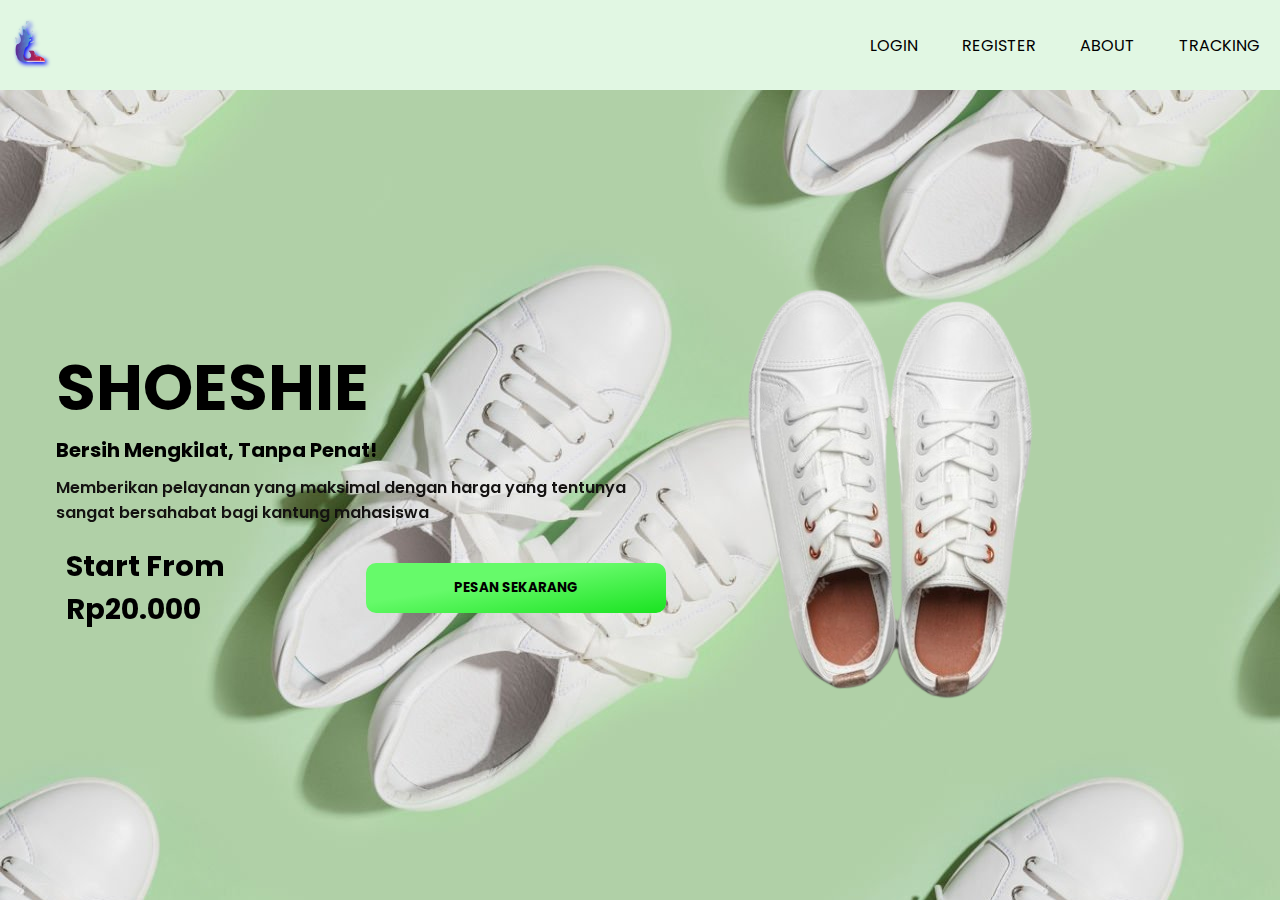
<file: index.html>
<!DOCTYPE html>
<html lang="en">
  <head>
    <meta charset="UTF-8" />
    <meta name="viewport" content="width=device-width, initial-scale=1.0" />
    <link
      rel="stylesheet"
      href="https://cdnjs.cloudflare.com/ajax/libs/font-awesome/6.5.1/css/all.min.css"
    />
    <link rel="stylesheet" href="https://unpkg.com/aos@next/dist/aos.css" />
    <link rel="stylesheet" href="style.css" />
    <title>Shoes Store</title>
  </head>
  <body>
    <nav>
      <div class="container">
        <div class="logo">
          <img src="web-logo.png" alt="" />
        </div>
        <div class="links">
          <a href="login.html">LOGIN</a>
          <a href="login.html">REGISTER</a>
          <a href="about.html">ABOUT</a>
          <a href="tracker.html">TRACKING</a>
        </div>
      </div>
    </nav>
    <section>
      <div class="content">
        <div class="main-content">
          <h1 data-aos="fade-right" data-aos-duration="2000">SHOESHIE</h1>
          <!-- <h2 data-aos="fade-left" data-aos-duration="2000" data-aos-delay="200">Air Max Plus</h2> -->
          <h4
            data-aos="fade-right"
            data-aos-duration="2000"
            data-aos-delay="400"
          >
            Bersih Mengkilat, Tanpa Penat!
          </h4>
          <p data-aos="flip-down" data-aos-duration="2000" data-aos-delay="600">
            Memberikan pelayanan yang maksimal dengan harga yang tentunya sangat
            bersahabat bagi kantung mahasiswa
          </p>
          <div class="order">
            <h3
              data-aos="zoom-in-right"
              data-aos-duration="2000"
              data-aos-delay="800"
            >
              Start From Rp20.000
            </h3>
            <button
              class="tombol"
              onclick="window.location.href='login.html'"
              data-aos="zoom-in-left"
              data-aos-duration="2000"
              data-aos-delay="800"
            >
              PESAN SEKARANG
            </button>
          </div>
        </div>
        <div class="image">
          <img src="after.png" data-aos="zoom-in" data-aos-duration="2000" />
        </div>
        <!-- <div class="image-after">
          <img src="after.png" data-aos="zoom-in" data-aos-duration="2000" />
        </div> -->
      </div>
    </section>
    <script src="https://unpkg.com/aos@next/dist/aos.js"></script>
    <script>
      AOS.init({
        offset: 1,
      });
    </script>
  </body>
</html>
</file>
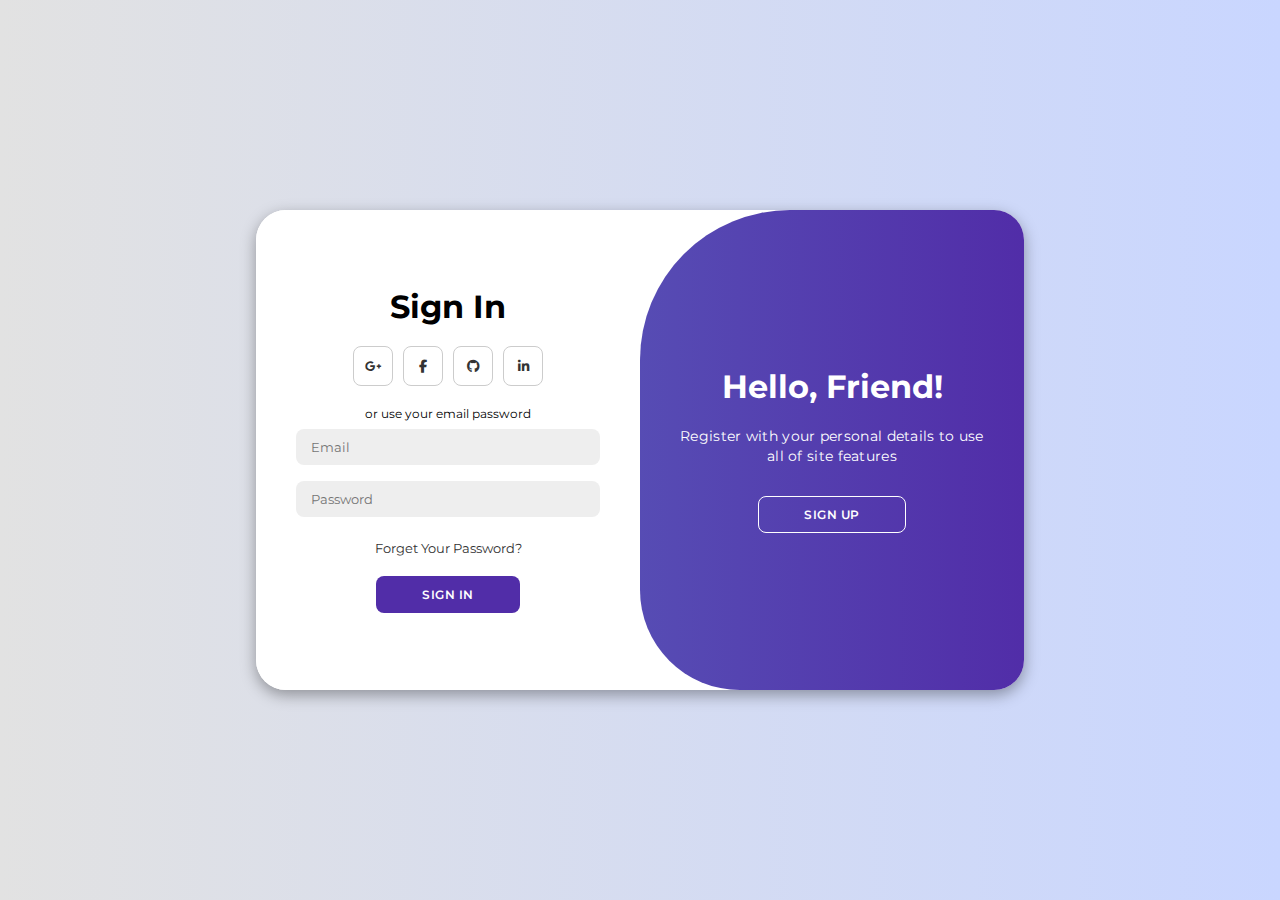
<file: p/index.html>
<!DOCTYPE html>
<html lang="en">

<head>
    <meta charset="UTF-8">
    <meta name="viewport" content="width=device-width, initial-scale=1.0">
    <link rel="stylesheet" href="https://cdnjs.cloudflare.com/ajax/libs/font-awesome/6.4.2/css/all.min.css">
    <link rel="stylesheet" href="style.css">
    <title>Modern Login Page | AsmrProg</title>
</head>

<body>

    <div class="container" id="container">
        <div class="form-container sign-up">
            <form>
                <h1>Create Account</h1>
                <div class="social-icons">
                    <a href="#" class="icon"><i class="fa-brands fa-google-plus-g"></i></a>
                    <a href="#" class="icon"><i class="fa-brands fa-facebook-f"></i></a>
                    <a href="#" class="icon"><i class="fa-brands fa-github"></i></a>
                    <a href="#" class="icon"><i class="fa-brands fa-linkedin-in"></i></a>
                </div>
                <span>or use your email for registeration</span>
                <input type="text" placeholder="Name">
                <input type="email" placeholder="Email">
                <input type="password" placeholder="Password">
                <button>Sign Up</button>
            </form>
        </div>
        <div class="form-container sign-in">
            <form>
                <h1>Sign In</h1>
                <div class="social-icons">
                    <a href="#" class="icon"><i class="fa-brands fa-google-plus-g"></i></a>
                    <a href="#" class="icon"><i class="fa-brands fa-facebook-f"></i></a>
                    <a href="#" class="icon"><i class="fa-brands fa-github"></i></a>
                    <a href="#" class="icon"><i class="fa-brands fa-linkedin-in"></i></a>
                </div>
                <span>or use your email password</span>
                <input type="email" placeholder="Email">
                <input type="password" placeholder="Password">
                <a href="#">Forget Your Password?</a>
                <button>Sign In</button>
            </form>
        </div>
        <div class="toggle-container">
            <div class="toggle">
                <div class="toggle-panel toggle-left">
                    <h1>Welcome Back!</h1>
                    <p>Enter your personal details to use all of site features</p>
                    <button class="hidden" id="login">Sign In</button>
                </div>
                <div class="toggle-panel toggle-right">
                    <h1>Hello, Friend!</h1>
                    <p>Register with your personal details to use all of site features</p>
                    <button class="hidden" id="register">Sign Up</button>
                </div>
            </div>
        </div>
    </div>

    <script src="script.js"></script>
</body>

</html>
</file>
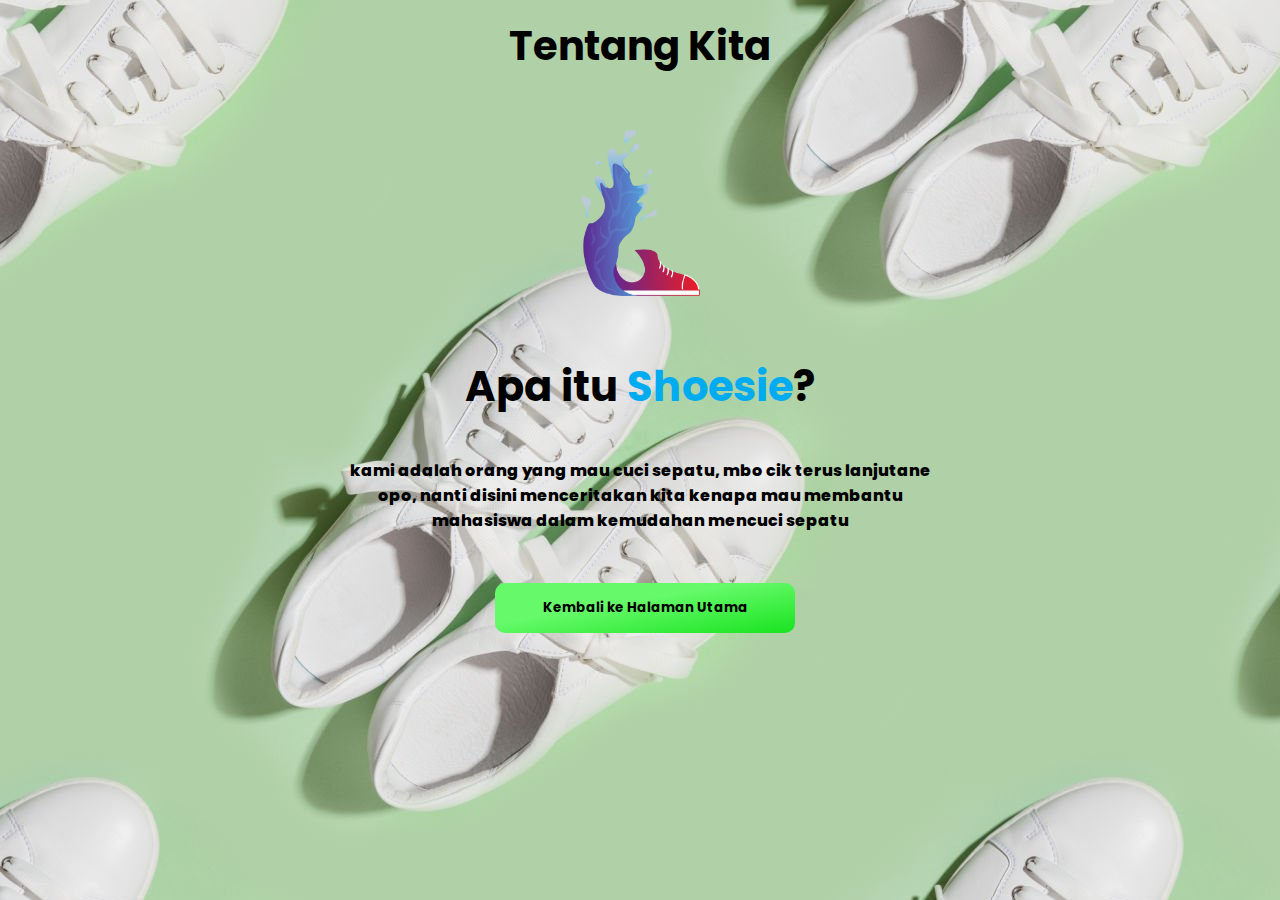
<file: about.html>
<!DOCTYPE html>
<html lang="en">
  <head>
    <meta charset="UTF-8" />
    <meta name="viewport" content="width=device-width, initial-scale=1.0" />
    <title>about</title>
    <link rel="stylesheet" href="about.css" />
  </head>
  <body>
    <!-- about section -->
    <section class="about" id="about">
      <h2 class="heading">Tentang Kita</h2>
      <div class="about-img">
        <img src="web-logo.png" alt="gambar" />
      </div>
      <div class="about-content">
        <h3>Apa itu <span>Shoesie</span>?</h3>
        <p class="paragraf">
          kami adalah orang yang mau cuci sepatu, mbo cik terus lanjutane opo,
          nanti disini menceritakan kita kenapa mau membantu mahasiswa dalam
          kemudahan mencuci sepatu
        </p>
        <div class="btn-box btns">
          <button
            onclick="window.location.href='index.html'"
            class="tombol-kembali"
          >
            Kembali ke Halaman Utama
          </button>
        </div>
      </div>
    </section>
  </body>
</html>
</file>
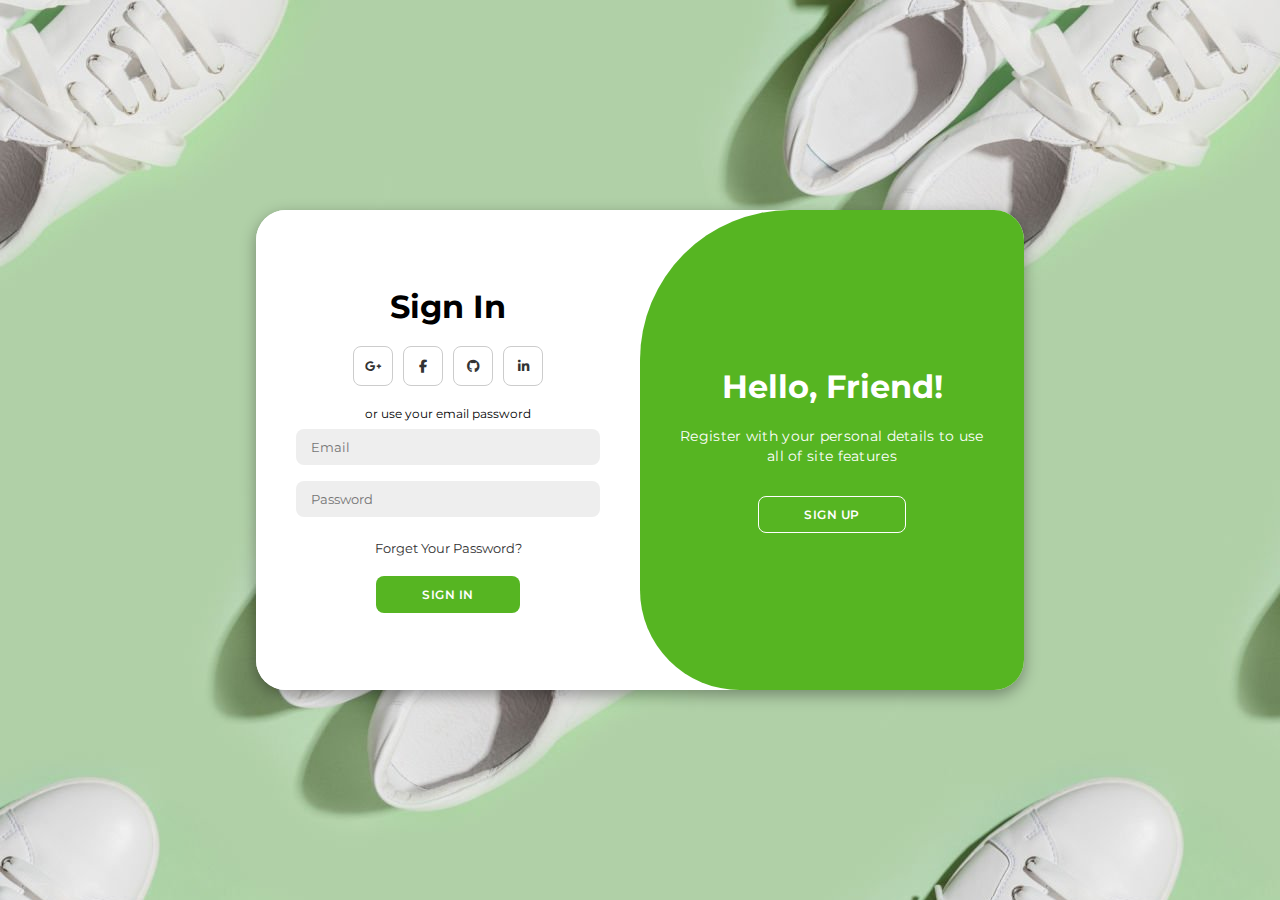
<file: login.html>
<!DOCTYPE html>
<html lang="en">
  <head>
    <meta charset="UTF-8" />
    <meta name="viewport" content="width=device-width, initial-scale=1.0" />
    <link
      rel="stylesheet"
      href="https://cdnjs.cloudflare.com/ajax/libs/font-awesome/6.4.2/css/all.min.css"
    />
    <link rel="stylesheet" href="login.css" />
    <title>Modern Login Page | AsmrProg</title>
  </head>

  <body>
    <div class="container" id="container">
      <div class="form-container sign-up">
        <form>
          <h1>Create Account</h1>
          <div class="social-icons">
            <a href="#" class="icon"
              ><i class="fa-brands fa-google-plus-g"></i
            ></a>
            <a href="#" class="icon"><i class="fa-brands fa-facebook-f"></i></a>
            <a href="#" class="icon"><i class="fa-brands fa-github"></i></a>
            <a href="#" class="icon"
              ><i class="fa-brands fa-linkedin-in"></i
            ></a>
          </div>
          <span>or use your email for registeration</span>
          <input type="text" placeholder="Name" />
          <input type="email" placeholder="Email" />
          <input type="password" placeholder="Password" />
          <button>Sign Up</button>
        </form>
      </div>
      <div class="form-container sign-in">
        <form>
          <h1>Sign In</h1>
          <div class="social-icons">
            <a href="#" class="icon"
              ><i class="fa-brands fa-google-plus-g"></i
            ></a>
            <a href="#" class="icon"><i class="fa-brands fa-facebook-f"></i></a>
            <a href="#" class="icon"><i class="fa-brands fa-github"></i></a>
            <a href="#" class="icon"
              ><i class="fa-brands fa-linkedin-in"></i
            ></a>
          </div>
          <span>or use your email password</span>
          <input type="email" placeholder="Email" />
          <input type="password" placeholder="Password" />
          <a href="#">Forget Your Password?</a>
          <button id="tombol-signin">Sign In</button>
        </form>
      </div>
      <div class="toggle-container">
        <div class="toggle">
          <div class="toggle-panel toggle-left">
            <h1>Welcome Back!</h1>
            <p>Enter your personal details to use all of site features</p>
            <button class="hidden" id="login">Sign In</button>
          </div>
          <div class="toggle-panel toggle-right">
            <h1>Hello, Friend!</h1>
            <p>
              Register with your personal details to use all of site features
            </p>
            <button class="hidden" id="register">Sign Up</button>
          </div>
        </div>
      </div>
    </div>

    <script src="login.js"></script>
  </body>
</html>
</file>
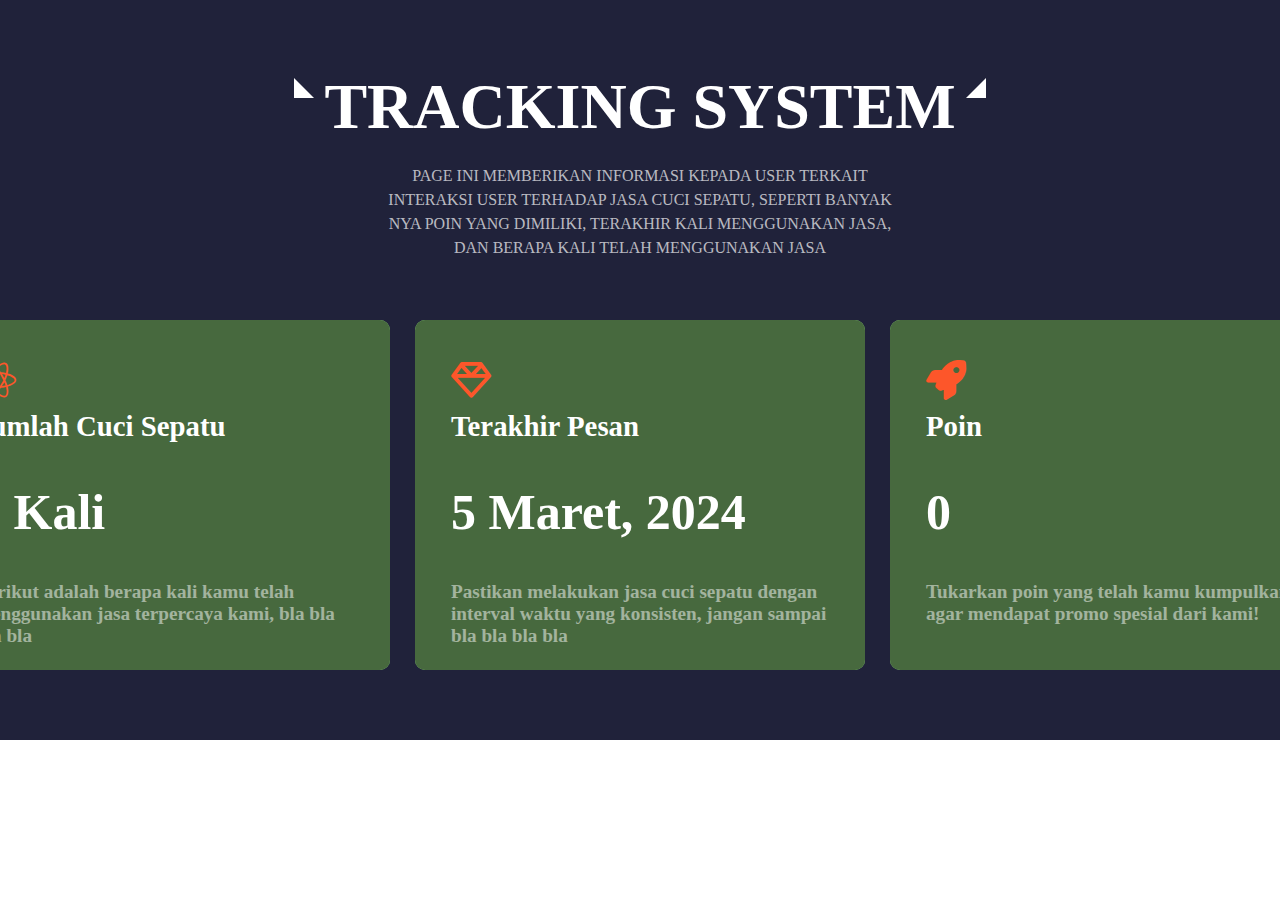
<file: tracker.html>
<!DOCTYPE html>
<html lang="en">
  <head>
    <meta charset="UTF-8" />
    <meta name="viewport" content="width=device-width, initial-scale=1.0" />
    <title>Document</title>
    <link rel="stylesheet" href="tracker.css" />
    <link
      rel="stylesheet"
      href="https://cdnjs.cloudflare.com/ajax/libs/font-awesome/6.5.1/css/all.min.css"
    />
  </head>
  <body>
    <div class="container">
      <div id="service-section">
        <h2>TRACKING SYSTEM</h2>
        <p id="paragraph">
          Page ini memberikan informasi kepada user terkait interaksi user
          terhadap jasa cuci sepatu, seperti banyak nya poin yang dimiliki,
          terakhir kali menggunakan jasa, dan berapa kali telah menggunakan jasa
        </p>
        <div class="cards">
          <div class="card">
            <i class="fa-brands fa-react"></i>
            <div class="content">
              <h3>Jumlah Cuci Sepatu</h3>
              <h1>0 Kali</h1>
              <p>
                Berikut adalah berapa kali kamu telah menggunakan jasa
                terpercaya kami, bla bla bla bla
              </p>
            </div>
          </div>
          <div class="card">
            <i class="fa-regular fa-gem"></i>
            <div class="content">
              <h3>Terakhir Pesan</h3>
              <h1>5 Maret, 2024</h1>
              <p>
                Pastikan melakukan jasa cuci sepatu dengan interval waktu yang
                konsisten, jangan sampai bla bla bla bla
              </p>
            </div>
          </div>
          <div class="card">
            <i class="fa-solid fa-rocket"></i>
            <div class="content">
              <h3>Poin</h3>
              <h1>0</h1>
              <p>
                Tukarkan poin yang telah kamu kumpulkan agar mendapat promo
                spesial dari kami!
              </p>
            </div>
          </div>
        </div>
      </div>
    </div>
  </body>
</html>
</file>
<file: style.css>
@import url('https://fonts.googleapis.com/css2?family=Poppins:wght@100;200;300;400;500;600&display=swap');
*{
    padding: 0;
    margin: 0;
    font-family: 'Poppins', sans-serif;
    box-sizing: border-box;
}

body{
    width: 100%;
    height: 100vh;
    overflow: hidden;
    background-image: url(test.jpg);
    background-repeat:no-repeat;
}

nav{
    width: 100%;
    height: 10vh;
    background-color: #e1f7e3;
}

.container{
    width: 100%;
    height: 100%;
    display: flex;
    justify-content: space-between;
    align-items:center;
}

.container .logo img{
    align-items: center;
    margin-left: 15px;
    width: 30px;
    filter: drop-shadow(2px 2px 2px blue);
}

.container .links a{
    color: black;
    text-decoration: none;
    cursor: pointer;
    position: relative;
    margin: 0 20px;
    transition: 0.3s linear;
}

.links a::before{
    content: "";
    position: absolute;
    left: 0;
    bottom: -4px;
    width: 0;
    background-color: #f74f10;
    height: 3.5px;
    transition: 0.3s linear;
}

.links a:hover::before,
.links a:hover{
    color: #f74f10;
    width: 100%;
}

.container .search i{
    color: black;
    cursor: pointer;
    font-size: 1.3rem;
    margin-right: 20px;
}

/* Section Starts */

section{
    width: 100%;
    height: 90vh;
}

section .content{
    display: flex;
    width: 100%;
    height: 100%;
    justify-content: space-around;
    align-items: center;
}

.content .main-content{
    color: black;
    max-width: 600px;
    width: 100%;
    margin: 0 auto;
}

.main-content h1{
    font-size: clamp(2rem, 1rem + 5vw, 4rem);
}

.main-content h2{
    color: #f74f10;
    font-size: 50px;
    /* font-size: clamp(2rem, 1rem + 5vw, 3.5rem); */
}


.main-content h4{
    font-size: 20px;
}
.main-content p{
    margin-top: 10px;
    color: #141211;
    font-weight: 600;
}

.main-content .order{
    display: flex;
    margin: 20px 10px;
    width: 100%;
    justify-content: space-around;
    min-height: 7vh;
}

.main-content .tombol {
    height: 50px;
    align-items: center;
}

.tombol-link {
    color: black;
}
.order {
    align-items: center;
}
.order h3{
    font-size: 1.8rem;
}

.order button{
    min-width: 50%;
    margin-left: 10px;
    border: none;
    outline: none;
    border-radius: 10px;
    background: linear-gradient(to bottom right, #66fa6a 40%, #19e320) ;
    color: black;
    font-weight: 700;
    padding: 0 2px;
    font-size: clamp(0.6rem, 1rem 5vw, 3rem);
    transition: 0.1s linear;
}

.order button:hover{
    box-shadow:  0 0 30px #4efc54;
    background: linear-gradient(to bottom right, #4efc54 ,  #87ff8b 40%) ;
}

.content .image img::before{
    margin-top: 50px;
    max-width: 250px;
    width: 80%;
    margin-right: 100px;
    transform: rotate(40deg) translateX(900px);
    filter: drop-shadow(-10px -10px 200px #f74f10);
    background-image: url(before.png);
    transition: opacity 0.3s ease;
}


.content .image img:hover::before {
    opacity: 0;
    margin-top: 50px;
    max-width: 250px;
    width: 80%;
    margin-right: 100px;
    opacity: 0; 
}




@media (max-width:800px){
    .content{
        display: flex;
        width: 100%;
        flex-direction: column-reverse;
    }

    .main-content{
        margin: 0 10px;
    }
}

@media (min-width:884px){
    .content .image img{
        min-width: 300px;
        margin-right: 200px;
    }
}

@media (max-width:440px){
    .links{
        display: none;
    }

    .content .image img{
        width: 100%;
        margin-right: none;
    }
}
</file>
<file: p/style.css>
@import url('https://fonts.googleapis.com/css2?family=Montserrat:wght@300;400;500;600;700&display=swap');

*{
    margin: 0;
    padding: 0;
    box-sizing: border-box;
    font-family: 'Montserrat', sans-serif;
}

body{
    background-color: #c9d6ff;
    background: linear-gradient(to right, #e2e2e2, #c9d6ff);
    display: flex;
    align-items: center;
    justify-content: center;
    flex-direction: column;
    height: 100vh;
}

.container{
    background-color: #fff;
    border-radius: 30px;
    box-shadow: 0 5px 15px rgba(0, 0, 0, 0.35);
    position: relative;
    overflow: hidden;
    width: 768px;
    max-width: 100%;
    min-height: 480px;
}

.container p{
    font-size: 14px;
    line-height: 20px;
    letter-spacing: 0.3px;
    margin: 20px 0;
}

.container span{
    font-size: 12px;
}

.container a{
    color: #333;
    font-size: 13px;
    text-decoration: none;
    margin: 15px 0 10px;
}

.container button{
    background-color: #512da8;
    color: #fff;
    font-size: 12px;
    padding: 10px 45px;
    border: 1px solid transparent;
    border-radius: 8px;
    font-weight: 600;
    letter-spacing: 0.5px;
    text-transform: uppercase;
    margin-top: 10px;
    cursor: pointer;
}

.container button.hidden{
    background-color: transparent;
    border-color: #fff;
}

.container form{
    background-color: #fff;
    display: flex;
    align-items: center;
    justify-content: center;
    flex-direction: column;
    padding: 0 40px;
    height: 100%;
}

.container input{
    background-color: #eee;
    border: none;
    margin: 8px 0;
    padding: 10px 15px;
    font-size: 13px;
    border-radius: 8px;
    width: 100%;
    outline: none;
}

.form-container{
    position: absolute;
    top: 0;
    height: 100%;
    transition: all 0.6s ease-in-out;
}

.sign-in{
    left: 0;
    width: 50%;
    z-index: 2;
}

.container.active .sign-in{
    transform: translateX(100%);
}

.sign-up{
    left: 0;
    width: 50%;
    opacity: 0;
    z-index: 1;
}

.container.active .sign-up{
    transform: translateX(100%);
    opacity: 1;
    z-index: 5;
    animation: move 0.6s;
}

@keyframes move{
    0%, 49.99%{
        opacity: 0;
        z-index: 1;
    }
    50%, 100%{
        opacity: 1;
        z-index: 5;
    }
}

.social-icons{
    margin: 20px 0;
}

.social-icons a{
    border: 1px solid #ccc;
    border-radius: 20%;
    display: inline-flex;
    justify-content: center;
    align-items: center;
    margin: 0 3px;
    width: 40px;
    height: 40px;
}

.toggle-container{
    position: absolute;
    top: 0;
    left: 50%;
    width: 50%;
    height: 100%;
    overflow: hidden;
    transition: all 0.6s ease-in-out;
    border-radius: 150px 0 0 100px;
    z-index: 1000;
}

.container.active .toggle-container{
    transform: translateX(-100%);
    border-radius: 0 150px 100px 0;
}

.toggle{
    background-color: #512da8;
    height: 100%;
    background: linear-gradient(to right, #5c6bc0, #512da8);
    color: #fff;
    position: relative;
    left: -100%;
    height: 100%;
    width: 200%;
    transform: translateX(0);
    transition: all 0.6s ease-in-out;
}

.container.active .toggle{
    transform: translateX(50%);
}

.toggle-panel{
    position: absolute;
    width: 50%;
    height: 100%;
    display: flex;
    align-items: center;
    justify-content: center;
    flex-direction: column;
    padding: 0 30px;
    text-align: center;
    top: 0;
    transform: translateX(0);
    transition: all 0.6s ease-in-out;
}

.toggle-left{
    transform: translateX(-200%);
}

.container.active .toggle-left{
    transform: translateX(0);
}

.toggle-right{
    right: 0;
    transform: translateX(0);
}

.container.active .toggle-right{
    transform: translateX(200%);
}
</file>
<file: about.css>
@import url('https://fonts.googleapis.com/css2?family=Poppins:wght@300;400;500;600;700;800;900&display=swap');


* {
    margin: 0;
    padding: 0;
    box-sizing: border-box;
    font-family: 'Poppins', sans-serif;
}


body {
    color: black;
    font-weight: 800;
    overflow: hidden;
    background-image: url(test.jpg);
}



.about {
    display: flex;
    justify-content: center;
    align-items: center;
    flex-direction: column;
    gap: 2rem;
    padding-bottom: 10px;
}


.heading {
    font-size: 2.5rem;
    margin-bottom: 0;
    margin-top: 1rem;
    text-align: center;
}


span {
    color: #00abf0;
}

.about-img {
    position: relative;
    width: 170px;
    height: 210px;
    display: flex;
    justify-content: center;
    align-items: center;
    margin-bottom: 5px;
    border-radius: 20%;

    
}


.about-img img {
    width: 70%;
    /* border: .2rem solid #00abf0; */

}

.paragraf {
    margin-top: 40px;
    width: 600px;
    margin-bottom: 50px;
}

.about-img .circle-spin {
    position: absolute;
    top: 50%;
    left: 50%;
    transform: translate(-50%, -50%) rotate(0);
    width: 100%;
    height: 100%;
    border-radius: 50%;
    border-top: .2rem solid #112e42;
    border-bottom: .2rem solid #112e42;
    border-left: .2rem solid #00abf0;
    border-right : .2rem solid #00abf0;
}


.about-content {
    text-align: center;

}

.about-content h3 {
    font-size: 2.6rem;

}





.tombol-kembali {
    width: 50%;
    height: 50px;
    margin-left: 10px;
    border: none;
    outline: none;
    border-radius: 10px;
    background: linear-gradient(to bottom right, #66fa6a 40%, #19e320) ;
    color: black;
    font-weight: 700;
    padding: 0 2px;
    font-size: clamp(0.6rem, 1rem 5vw, 3rem);
    transition: 0.1s linear;
}

.btn-box.btns a::before {
    background: #112e42;
}
</file>
<file: login.css>
@import url('https://fonts.googleapis.com/css2?family=Montserrat:wght@300;400;500;600;700&display=swap');

*{
    margin: 0;
    padding: 0;
    box-sizing: border-box;
    font-family: 'Montserrat', sans-serif;
}

body{
    background-image: url(test.jpg);
    /* background: linear-gradient(to right, #e2e2e2, #c9d6ff); */
    display: flex;
    align-items: center;
    justify-content: center;
    flex-direction: column;
    height: 100vh;
}

.container{
    background-color: #fff;
    border-radius: 30px;
    box-shadow: 0 5px 15px rgba(0, 0, 0, 0.35);
    position: relative;
    overflow: hidden;
    width: 768px;
    max-width: 100%;
    min-height: 480px;
}

.container p{
    font-size: 14px;
    line-height: 20px;
    letter-spacing: 0.3px;
    margin: 20px 0;
}

.container span{
    font-size: 12px;
}

.container a{
    color: #333;
    font-size: 13px;
    text-decoration: none;
    margin: 15px 0 10px;
}

.container button{
    background-color: #56b522;
    color: #fff;
    font-size: 12px;
    padding: 10px 45px;
    border: 1px solid transparent;
    border-radius: 8px;
    font-weight: 600;
    letter-spacing: 0.5px;
    text-transform: uppercase;
    margin-top: 10px;
    cursor: pointer;
}


.container button.hidden{
    background-color: transparent;
    border-color: #fff;
}

.container form{
    background-color: #fff;
    display: flex;
    align-items: center;
    justify-content: center;
    flex-direction: column;
    padding: 0 40px;
    height: 100%;
}

.container input{
    background-color: #eee;
    border: none;
    margin: 8px 0;
    padding: 10px 15px;
    font-size: 13px;
    border-radius: 8px;
    width: 100%;
    outline: none;
}

.form-container{
    position: absolute;
    top: 0;
    height: 100%;
    transition: all 0.6s ease-in-out;
}

.sign-in{
    left: 0;
    width: 50%;
    z-index: 2;
}



.container.active .sign-in{
    transform: translateX(100%);
}

.sign-up{
    left: 0;
    width: 50%;
    opacity: 0;
    z-index: 1;
}

.container.active .sign-up{
    transform: translateX(100%);
    opacity: 1;
    z-index: 5;
    animation: move 0.6s;
}

@keyframes move{
    0%, 49.99%{
        opacity: 0;
        z-index: 1;
    }
    50%, 100%{
        opacity: 1;
        z-index: 5;
    }
}

.social-icons{
    margin: 20px 0;
}

.social-icons a{
    border: 1px solid #ccc;
    border-radius: 20%;
    display: inline-flex;
    justify-content: center;
    align-items: center;
    margin: 0 3px;
    width: 40px;
    height: 40px;
}

.toggle-container{
    position: absolute;
    top: 0;
    left: 50%;
    width: 50%;
    height: 100%;
    overflow: hidden;
    transition: all 0.6s ease-in-out;
    border-radius: 150px 0 0 100px;
    z-index: 1000;
}

.container.active .toggle-container{
    transform: translateX(-100%);
    border-radius: 0 150px 100px 0;
}

.toggle{
    background-color: #56b522;
    height: 100%;
    background: linear-gradient(to right, #56b522, #56b522);
    color: #fff;
    position: relative;
    left: -100%;
    height: 100%;
    width: 200%;
    transform: translateX(0);
    transition: all 0.6s ease-in-out;
}

.container.active .toggle{
    transform: translateX(50%);
}

.toggle-panel{
    position: absolute;
    width: 50%;
    height: 100%;
    display: flex;
    align-items: center;
    justify-content: center;
    flex-direction: column;
    padding: 0 30px;
    text-align: center;
    top: 0;
    transform: translateX(0);
    transition: all 0.6s ease-in-out;
}

.toggle-left{
    transform: translateX(-200%);
}

.container.active .toggle-left{
    transform: translateX(0);
}

.toggle-right{
    right: 0;
    transform: translateX(0);
}

.container.active .toggle-right{
    transform: translateX(200%);
}
</file>
<file: tracker.css>
*{
    margin: 0;
    padding: 0;
    box-sizing: border-box;
    font-family: 'poppins';
}


:root{
    --primary-color: #fd562a;
    --secondary-color: rgba(255,255,255,.4);


}

#service-section{
    min-height: 740px;
    width: 100%;
    background: #20223a;
    display: flex;
    align-items: center;
    justify-content: center;
    flex-direction: column;
}


#service-section h2{
    color: white;
    font-size: 4rem;
    margin-bottom: 20px;
    position: relative;
}

#service-section h2::after {
    position: absolute;
    content: " ";
    top: 8px;
    left: -30px;
    height: 0;
    width: 0;
    border-top: 20px solid transparent;
    border-left: 20px solid white ;
}

#service-section h2::before {
    position: absolute;
    content: " ";
    top: 8px;
    right: -30px;
    height: 0;
    width: 0;
    border-top: 20px solid transparent;
    border-right: 20px solid white ;
}

#service-section #paragraph {
    width: 40%;
    font-size: 1rem;
    color: rgba(255,255, 255, 0.7);
    text-align: center;
    line-height: 1.5rem;
    white-space: 1px;
    margin-bottom: 40px;
    text-transform: uppercase;
}


.cards{
    display: grid;
    grid-template-columns: repeat(3,1fr);
    gap: 25px;
    z-index: 9;
    margin-top: 20px;
}


.cards .card {
    height: 350px;
    width: 450px;
    display: flex;
    justify-content: flex-start;
    flex-direction: column;
    padding: 0 8%;
    background: rgb(71, 105, 62);
    position: relative;
    border-radius: 10px;
}

.cards .card::before{
    position: absolute;
    content: " ";
    height: 100%;
    width: 100%;
    top: 0;
    left: 0;
    border-radius: 10px;
    background: #8cd67a;
    /* transform: rotate(0deg); */
    z-index: -1;
}

@keyframes rotate {
    from {
        transform: rotate(0deg);
    }
    to {
        transform: rotate(10deg);
    }
}

.cards .card:hover.card::before{
    /* transform: rotate(10deg); */
    animation: rotate 0.5s linear forwards

}

.cards .card i{
    font-size: 2.5rem;
    color: var(--primary-color);
    margin-top: 40px;
    margin-bottom: 10px;

}

.content h1{
    font-size: 50px;
    color: white;
    font-weight: 900;
    margin-bottom: 40px;
    margin-top: 40px;
}

.cards .card h3{
    font-size: 1.8rem;
    color: white;
    margin-bottom: 10px;

}

.cards .card .content p{
    color: rgba(255,255,255,0.5);
    font-size: 1.2rem;
    margin-bottom: 20px;
    font-weight: 700;

}

@media(max-width:1100px){
    #service-section h2{
        margin-top: 30px;
    }
    .cards{
        grid-template-columns: repeat(1,1fr);
    }
}
</file>
